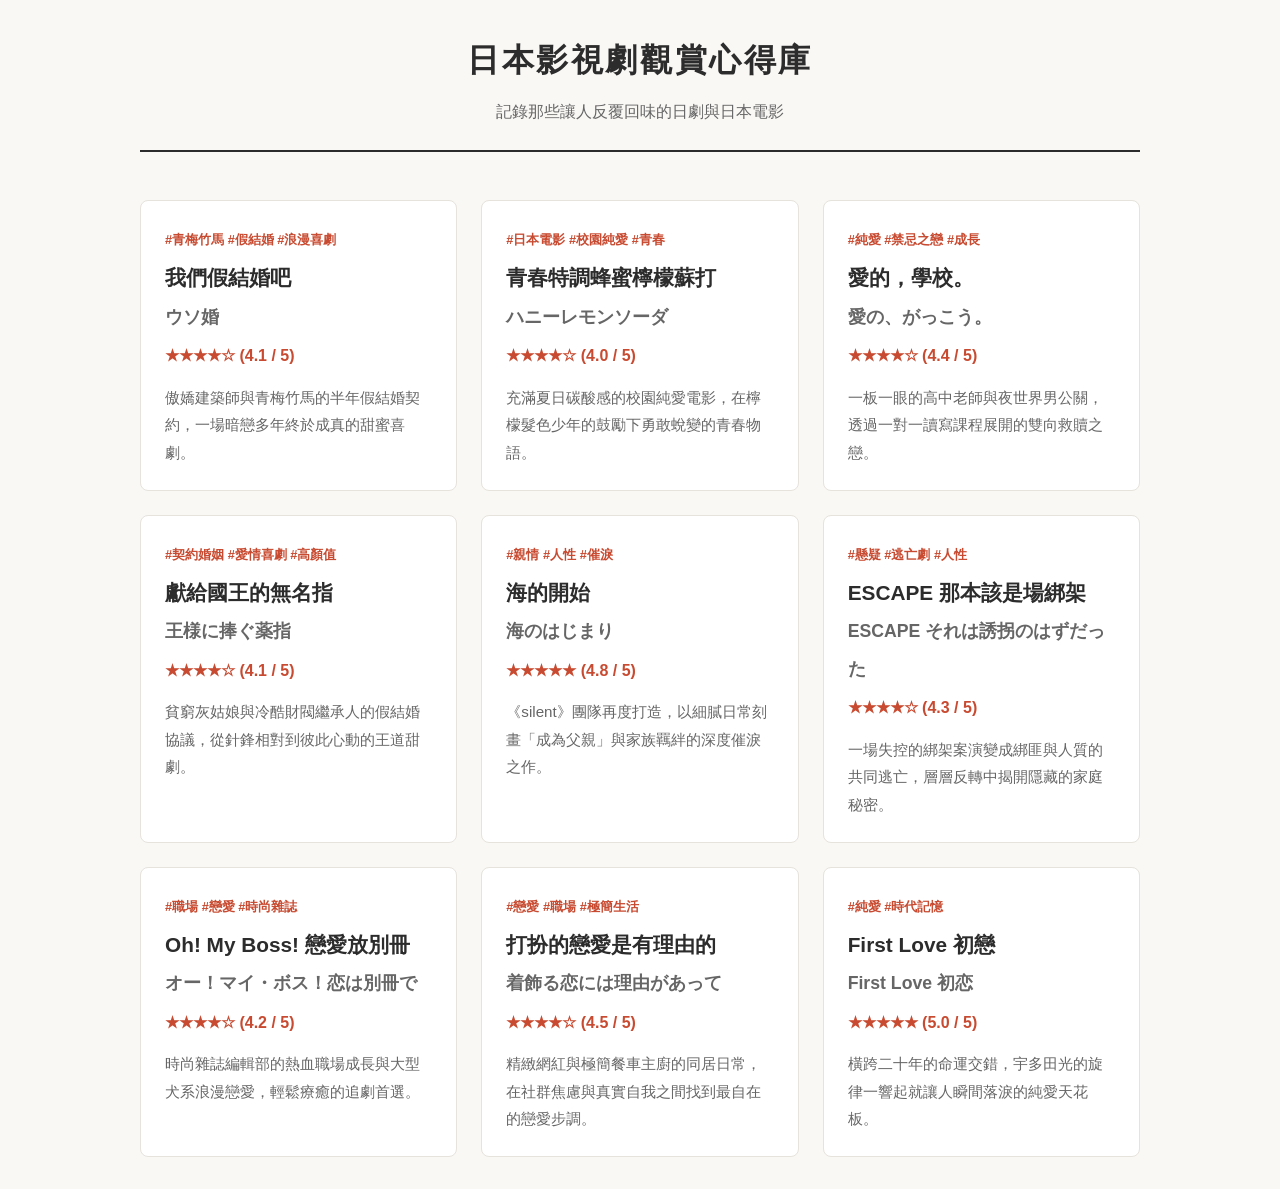
<file: index.html>
<!DOCTYPE html>
<html lang="zh-Hant">
<head>
  <meta charset="UTF-8">
  <meta name="viewport" content="width=device-width, initial-scale=1.0">
  <title>日本影視劇觀賞心得庫</title>
  <link rel="stylesheet" href="style.css">
</head>
<body>
  <header>
    <h1>日本影視劇觀賞心得庫</h1>
    <p>記錄那些讓人反覆回味的日劇與日本電影</p>
  </header>

  <main class="review-grid">
    <!-- 新增作品卡片請插入在這裡 -->
    <a href="reviews/2023-usokon.html" class="card">
      <div>
        <span class="tag">#青梅竹馬 #假結婚 #浪漫喜劇</span>
        <h2>我們假結婚吧<br><small style="font-size: 0.85em; color: #666;">ウソ婚</small></h2>
        <div class="rating">★★★★☆ (4.1 / 5)</div>
        <p class="summary">傲嬌建築師與青梅竹馬的半年假結婚契約，一場暗戀多年終於成真的甜蜜喜劇。</p>
      </div>
    </a>

    <a href="reviews/2021-honey-lemon-soda.html" class="card">
      <div>
        <span class="tag">#日本電影 #校園純愛 #青春</span>
        <h2>青春特調蜂蜜檸檬蘇打<br><small style="font-size: 0.85em; color: #666;">ハニーレモンソーダ</small></h2>
        <div class="rating">★★★★☆ (4.0 / 5)</div>
        <p class="summary">充滿夏日碳酸感的校園純愛電影，在檸檬髮色少年的鼓勵下勇敢蛻變的青春物語。</p>
      </div>
    </a>

    <a href="reviews/2025-ai-no-gakkou.html" class="card">
      <div>
        <span class="tag">#純愛 #禁忌之戀 #成長</span>
        <h2>愛的，學校。<br><small style="font-size: 0.85em; color: #666;">愛の、がっこう。</small></h2>
        <div class="rating">★★★★☆ (4.4 / 5)</div>
        <p class="summary">一板一眼的高中老師與夜世界男公關，透過一對一讀寫課程展開的雙向救贖之戀。</p>
      </div>
    </a>

    <a href="reviews/2023-ousama-ni-sasagu-kusuriyubi.html" class="card">
      <div>
        <span class="tag">#契約婚姻 #愛情喜劇 #高顏值</span>
        <h2>獻給國王的無名指<br><small style="font-size: 0.85em; color: #666;">王様に捧ぐ薬指</small></h2>
        <div class="rating">★★★★☆ (4.1 / 5)</div>
        <p class="summary">貧窮灰姑娘與冷酷財閥繼承人的假結婚協議，從針鋒相對到彼此心動的王道甜劇。</p>
      </div>
    </a>

    <a href="reviews/2024-umi-no-hajimari.html" class="card">
      <div>
        <span class="tag">#親情 #人性 #催淚</span>
        <h2>海的開始<br><small style="font-size: 0.85em; color: #666;">海のはじまり</small></h2>
        <div class="rating">★★★★★ (4.8 / 5)</div>
        <p class="summary">《silent》團隊再度打造，以細膩日常刻畫「成為父親」與家族羈絆的深度催淚之作。</p>
      </div>
    </a>

    <a href="reviews/2025-escape.html" class="card">
      <div>
        <span class="tag">#懸疑 #逃亡劇 #人性</span>
        <h2>ESCAPE 那本該是場綁架<br><small style="font-size: 0.85em; color: #666;">ESCAPE それは誘拐のはずだった</small></h2>
        <div class="rating">★★★★☆ (4.3 / 5)</div>
        <p class="summary">一場失控的綁架案演變成綁匪與人質的共同逃亡，層層反轉中揭開隱藏的家庭秘密。</p>
      </div>
    </a>

    <a href="reviews/2021-oh-my-boss.html" class="card">
      <div>
        <span class="tag">#職場 #戀愛 #時尚雜誌</span>
        <h2>Oh! My Boss! 戀愛放別冊<br><small style="font-size: 0.85em; color: #666;">オー！マイ・ボス！恋は別冊で</small></h2>
        <div class="rating">★★★★☆ (4.2 / 5)</div>
        <p class="summary">時尚雜誌編輯部的熱血職場成長與大型犬系浪漫戀愛，輕鬆療癒的追劇首選。</p>
      </div>
    </a>

    <a href="reviews/2021-kikazaru-koi.html" class="card">
      <div>
        <span class="tag">#戀愛 #職場 #極簡生活</span>
        <h2>打扮的戀愛是有理由的<br><small style="font-size: 0.85em; color: #666;">着飾る恋には理由があって</small></h2>
        <div class="rating">★★★★☆ (4.5 / 5)</div>
        <p class="summary">精緻網紅與極簡餐車主廚的同居日常，在社群焦慮與真實自我之間找到最自在的戀愛步調。</p>
      </div>
    </a>

    <a href="reviews/2022-first-love.html" class="card">
      <div>
        <span class="tag">#純愛 #時代記憶</span>
        <h2>First Love 初戀<br><small style="font-size: 0.85em; color: #666;">First Love 初恋</small></h2>
        <div class="rating">★★★★★ (5.0 / 5)</div>
        <p class="summary">橫跨二十年的命運交錯，宇多田光的旋律一響起就讓人瞬間落淚的純愛天花板。</p>
      </div>
    </a>
  </main>
</body>
</html>
</file>
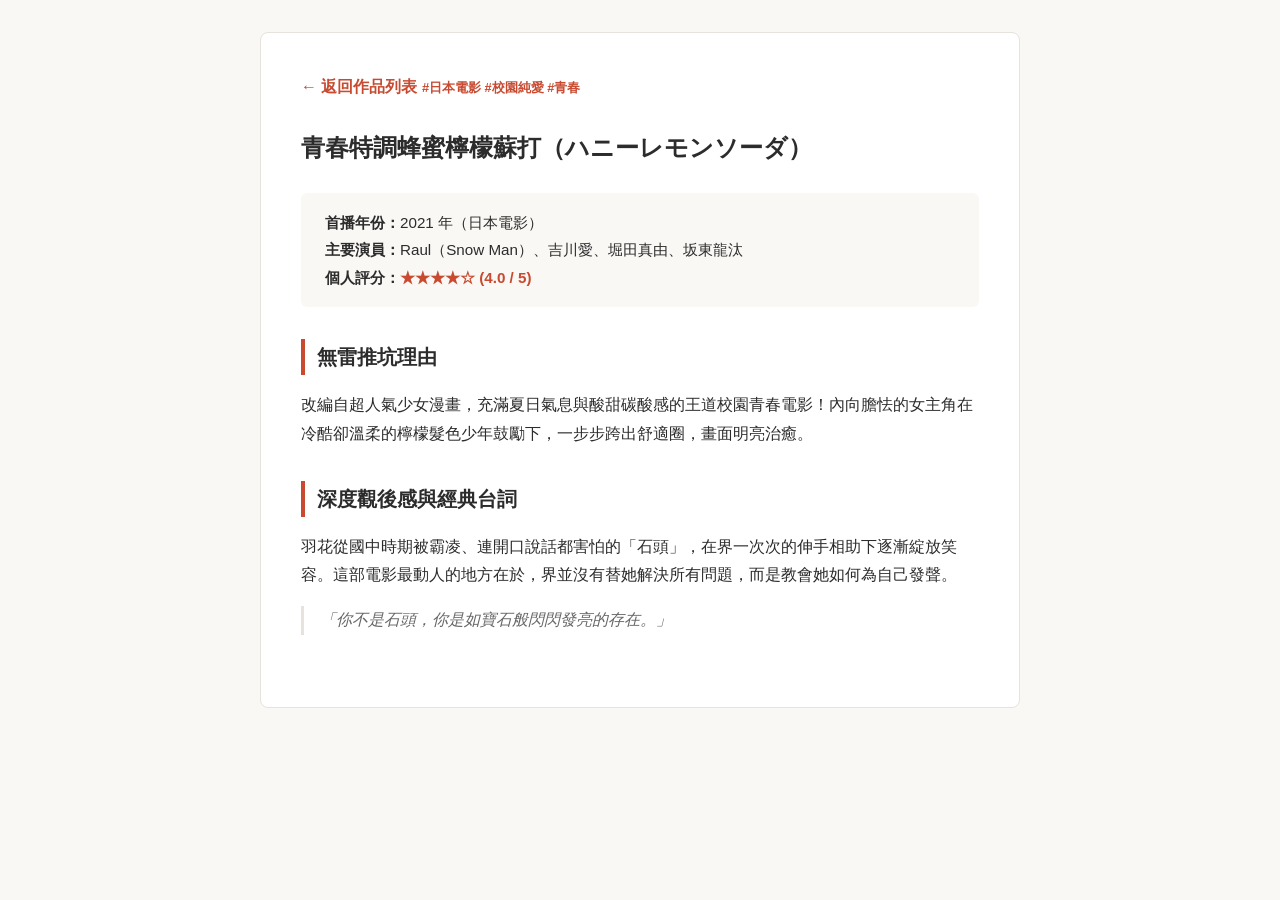
<file: reviews/2021-honey-lemon-soda.html>
<!DOCTYPE html>
<html lang="zh-Hant">
<head>
  <meta charset="UTF-8">
  <meta name="viewport" content="width=device-width, initial-scale=1.0">
  <title>青春特調蜂蜜檸檬蘇打（ハニーレモンソーダ） - 觀賞心得</title>
  <link rel="stylesheet" href="../style.css">
</head>
<body>
  <article class="article-container">
    <a href="../index.html" class="back-link">← 返回作品列表</a>
    
    <span class="tag">#日本電影 #校園純愛 #青春</span>
    <h1>青春特調蜂蜜檸檬蘇打（ハニーレモンソーダ）</h1>
    
    <div class="meta-box">
      <p><strong>首播年份：</strong>2021 年（日本電影）</p>
      <p><strong>主要演員：</strong>Raul（Snow Man）、吉川愛、堀田真由、坂東龍汰</p>
      <p><strong>個人評分：</strong><span class="rating">★★★★☆ (4.0 / 5)</span></p>
    </div>

    <section class="spoiler-free">
      <h2>無雷推坑理由</h2>
      <p>改編自超人氣少女漫畫，充滿夏日氣息與酸甜碳酸感的王道校園青春電影！內向膽怯的女主角在冷酷卻溫柔的檸檬髮色少年鼓勵下，一步步跨出舒適圈，畫面明亮治癒。</p>
    </section>

    <section class="spoiler-content">
      <h2>深度觀後感與經典台詞</h2>
      <p>羽花從國中時期被霸凌、連開口說話都害怕的「石頭」，在界一次次的伸手相助下逐漸綻放笑容。這部電影最動人的地方在於，界並沒有替她解決所有問題，而是教會她如何為自己發聲。</p>
      <blockquote>
        「你不是石頭，你是如寶石般閃閃發亮的存在。」
      </blockquote>
    </section>
  </article>
</body>
</html>
</file>
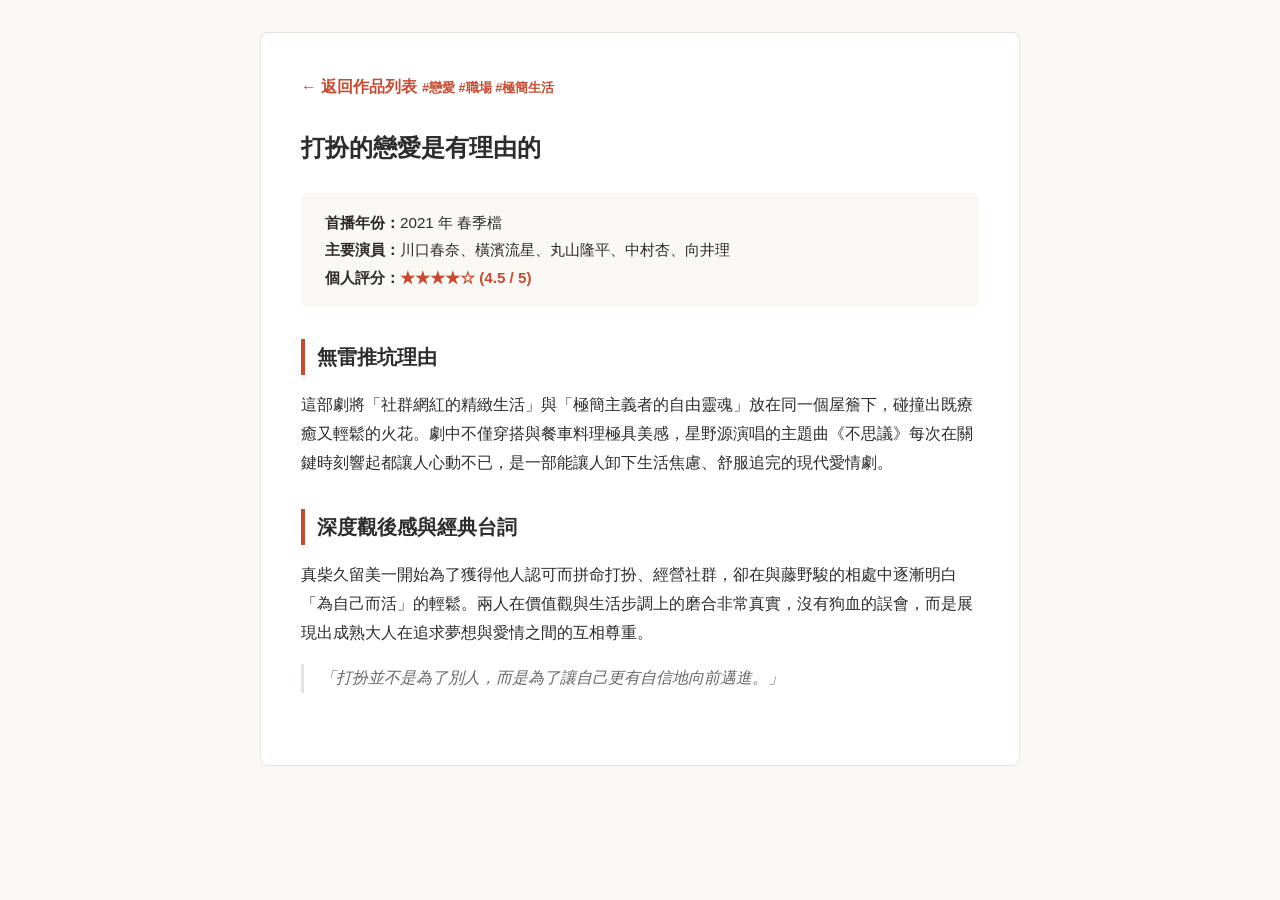
<file: reviews/2021-kikazaru-koi.html>
<!DOCTYPE html>
<html lang="zh-Hant">
<head>
  <meta charset="UTF-8">
  <meta name="viewport" content="width=device-width, initial-scale=1.0">
  <title>打扮的戀愛是有理由的 - 觀賞心得</title>
  <link rel="stylesheet" href="../style.css">
</head>
<body>
  <article class="article-container">
    <a href="../index.html" class="back-link">← 返回作品列表</a>
    
    <span class="tag">#戀愛 #職場 #極簡生活</span>
    <h1>打扮的戀愛是有理由的</h1>
    
    <div class="meta-box">
      <p><strong>首播年份：</strong>2021 年 春季檔</p>
      <p><strong>主要演員：</strong>川口春奈、橫濱流星、丸山隆平、中村杏、向井理</p>
      <p><strong>個人評分：</strong><span class="rating">★★★★☆ (4.5 / 5)</span></p>
    </div>

    <section class="spoiler-free">
      <h2>無雷推坑理由</h2>
      <p>這部劇將「社群網紅的精緻生活」與「極簡主義者的自由靈魂」放在同一個屋簷下，碰撞出既療癒又輕鬆的火花。劇中不僅穿搭與餐車料理極具美感，星野源演唱的主題曲《不思議》每次在關鍵時刻響起都讓人心動不已，是一部能讓人卸下生活焦慮、舒服追完的現代愛情劇。</p>
    </section>

    <section class="spoiler-content">
      <h2>深度觀後感與經典台詞</h2>
      <p>真柴久留美一開始為了獲得他人認可而拼命打扮、經營社群，卻在與藤野駿的相處中逐漸明白「為自己而活」的輕鬆。兩人在價值觀與生活步調上的磨合非常真實，沒有狗血的誤會，而是展現出成熟大人在追求夢想與愛情之間的互相尊重。</p>
      <blockquote>
        「打扮並不是為了別人，而是為了讓自己更有自信地向前邁進。」
      </blockquote>
    </section>
  </article>
</body>
</html>
</file>
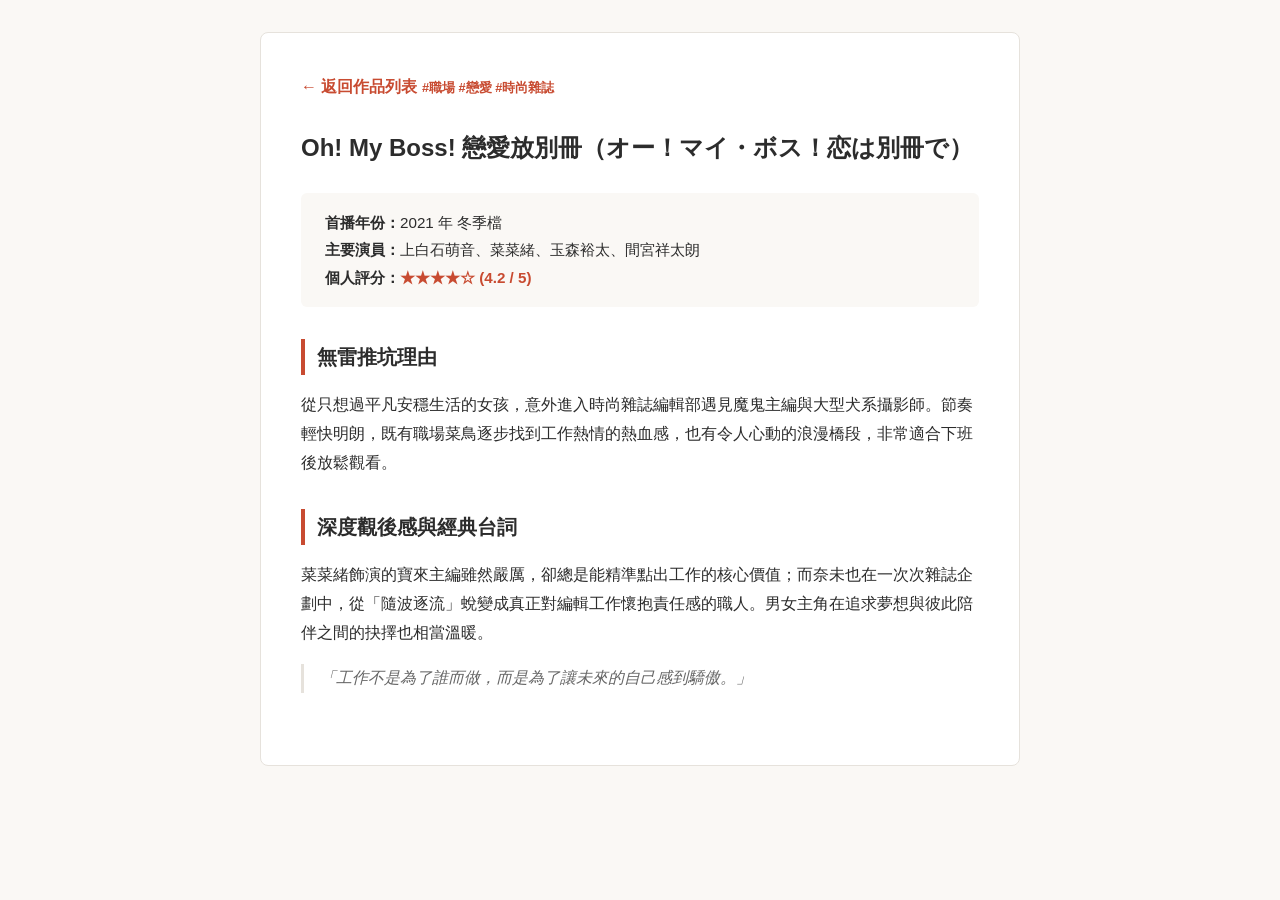
<file: reviews/2021-oh-my-boss.html>
<!DOCTYPE html>
<html lang="zh-Hant">
<head>
  <meta charset="UTF-8">
  <meta name="viewport" content="width=device-width, initial-scale=1.0">
  <title>Oh! My Boss! 戀愛放別冊（オー！マイ・ボス！恋は別冊で） - 觀賞心得</title>
  <link rel="stylesheet" href="../style.css">
</head>
<body>
  <article class="article-container">
    <a href="../index.html" class="back-link">← 返回作品列表</a>
    
    <span class="tag">#職場 #戀愛 #時尚雜誌</span>
    <h1>Oh! My Boss! 戀愛放別冊（オー！マイ・ボス！恋は別冊で）</h1>
    
    <div class="meta-box">
      <p><strong>首播年份：</strong>2021 年 冬季檔</p>
      <p><strong>主要演員：</strong>上白石萌音、菜菜緒、玉森裕太、間宮祥太朗</p>
      <p><strong>個人評分：</strong><span class="rating">★★★★☆ (4.2 / 5)</span></p>
    </div>

    <section class="spoiler-free">
      <h2>無雷推坑理由</h2>
      <p>從只想過平凡安穩生活的女孩，意外進入時尚雜誌編輯部遇見魔鬼主編與大型犬系攝影師。節奏輕快明朗，既有職場菜鳥逐步找到工作熱情的熱血感，也有令人心動的浪漫橋段，非常適合下班後放鬆觀看。</p>
    </section>

    <section class="spoiler-content">
      <h2>深度觀後感與經典台詞</h2>
      <p>菜菜緒飾演的寶來主編雖然嚴厲，卻總是能精準點出工作的核心價值；而奈未也在一次次雜誌企劃中，從「隨波逐流」蛻變成真正對編輯工作懷抱責任感的職人。男女主角在追求夢想與彼此陪伴之間的抉擇也相當溫暖。</p>
      <blockquote>
        「工作不是為了誰而做，而是為了讓未來的自己感到驕傲。」
      </blockquote>
    </section>
  </article>
</body>
</html>
</file>
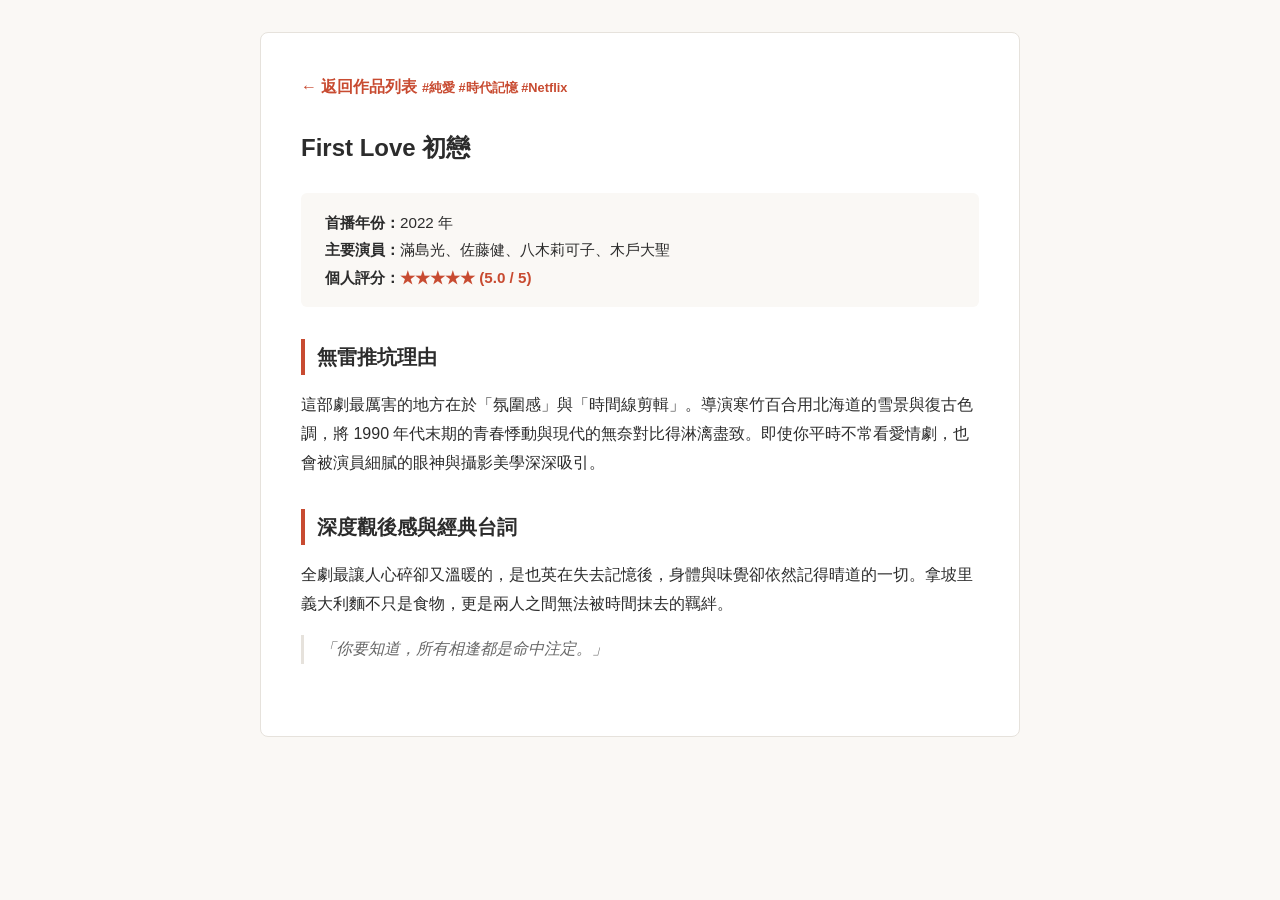
<file: reviews/2022-first-love.html>
<!DOCTYPE html>
<html lang="zh-Hant">
<head>
  <meta charset="UTF-8">
  <meta name="viewport" content="width=device-width, initial-scale=1.0">
  <title>First Love 初戀 - 觀賞心得</title>
  <link rel="stylesheet" href="../style.css">
</head>
<body>
  <article class="article-container">
    <a href="../index.html" class="back-link">← 返回作品列表</a>
    
    <span class="tag">#純愛 #時代記憶 #Netflix</span>
    <h1>First Love 初戀</h1>
    
    <div class="meta-box">
      <p><strong>首播年份：</strong>2022 年</p>
      <p><strong>主要演員：</strong>滿島光、佐藤健、八木莉可子、木戶大聖</p>
      <p><strong>個人評分：</strong><span class="rating">★★★★★ (5.0 / 5)</span></p>
    </div>

    <section class="spoiler-free">
      <h2>無雷推坑理由</h2>
      <p>這部劇最厲害的地方在於「氛圍感」與「時間線剪輯」。導演寒竹百合用北海道的雪景與復古色調，將 1990 年代末期的青春悸動與現代的無奈對比得淋漓盡致。即使你平時不常看愛情劇，也會被演員細膩的眼神與攝影美學深深吸引。</p>
    </section>

    <section class="spoiler-content">
      <h2>深度觀後感與經典台詞</h2>
      <p>全劇最讓人心碎卻又溫暖的，是也英在失去記憶後，身體與味覺卻依然記得晴道的一切。拿坡里義大利麵不只是食物，更是兩人之間無法被時間抹去的羈絆。</p>
      <blockquote>
        「你要知道，所有相逢都是命中注定。」
      </blockquote>
    </section>
  </article>
</body>
</html>
</file>
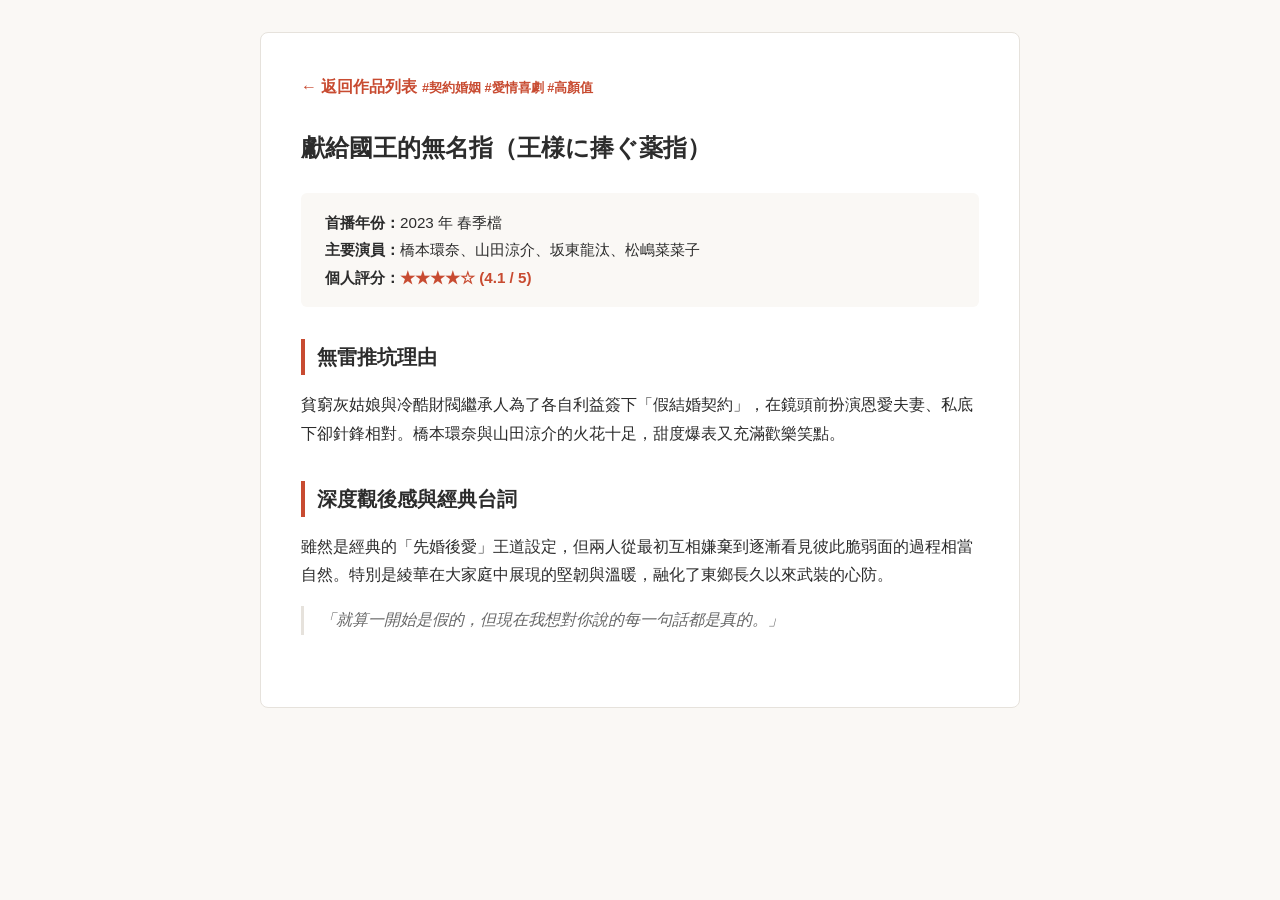
<file: reviews/2023-ousama-ni-sasagu-kusuriyubi.html>
<!DOCTYPE html>
<html lang="zh-Hant">
<head>
  <meta charset="UTF-8">
  <meta name="viewport" content="width=device-width, initial-scale=1.0">
  <title>獻給國王的無名指（王様に捧ぐ薬指） - 觀賞心得</title>
  <link rel="stylesheet" href="../style.css">
</head>
<body>
  <article class="article-container">
    <a href="../index.html" class="back-link">← 返回作品列表</a>
    
    <span class="tag">#契約婚姻 #愛情喜劇 #高顏值</span>
    <h1>獻給國王的無名指（王様に捧ぐ薬指）</h1>
    
    <div class="meta-box">
      <p><strong>首播年份：</strong>2023 年 春季檔</p>
      <p><strong>主要演員：</strong>橋本環奈、山田涼介、坂東龍汰、松嶋菜菜子</p>
      <p><strong>個人評分：</strong><span class="rating">★★★★☆ (4.1 / 5)</span></p>
    </div>

    <section class="spoiler-free">
      <h2>無雷推坑理由</h2>
      <p>貧窮灰姑娘與冷酷財閥繼承人為了各自利益簽下「假結婚契約」，在鏡頭前扮演恩愛夫妻、私底下卻針鋒相對。橋本環奈與山田涼介的火花十足，甜度爆表又充滿歡樂笑點。</p>
    </section>

    <section class="spoiler-content">
      <h2>深度觀後感與經典台詞</h2>
      <p>雖然是經典的「先婚後愛」王道設定，但兩人從最初互相嫌棄到逐漸看見彼此脆弱面的過程相當自然。特別是綾華在大家庭中展現的堅韌與溫暖，融化了東鄉長久以來武裝的心防。</p>
      <blockquote>
        「就算一開始是假的，但現在我想對你說的每一句話都是真的。」
      </blockquote>
    </section>
  </article>
</body>
</html>
</file>
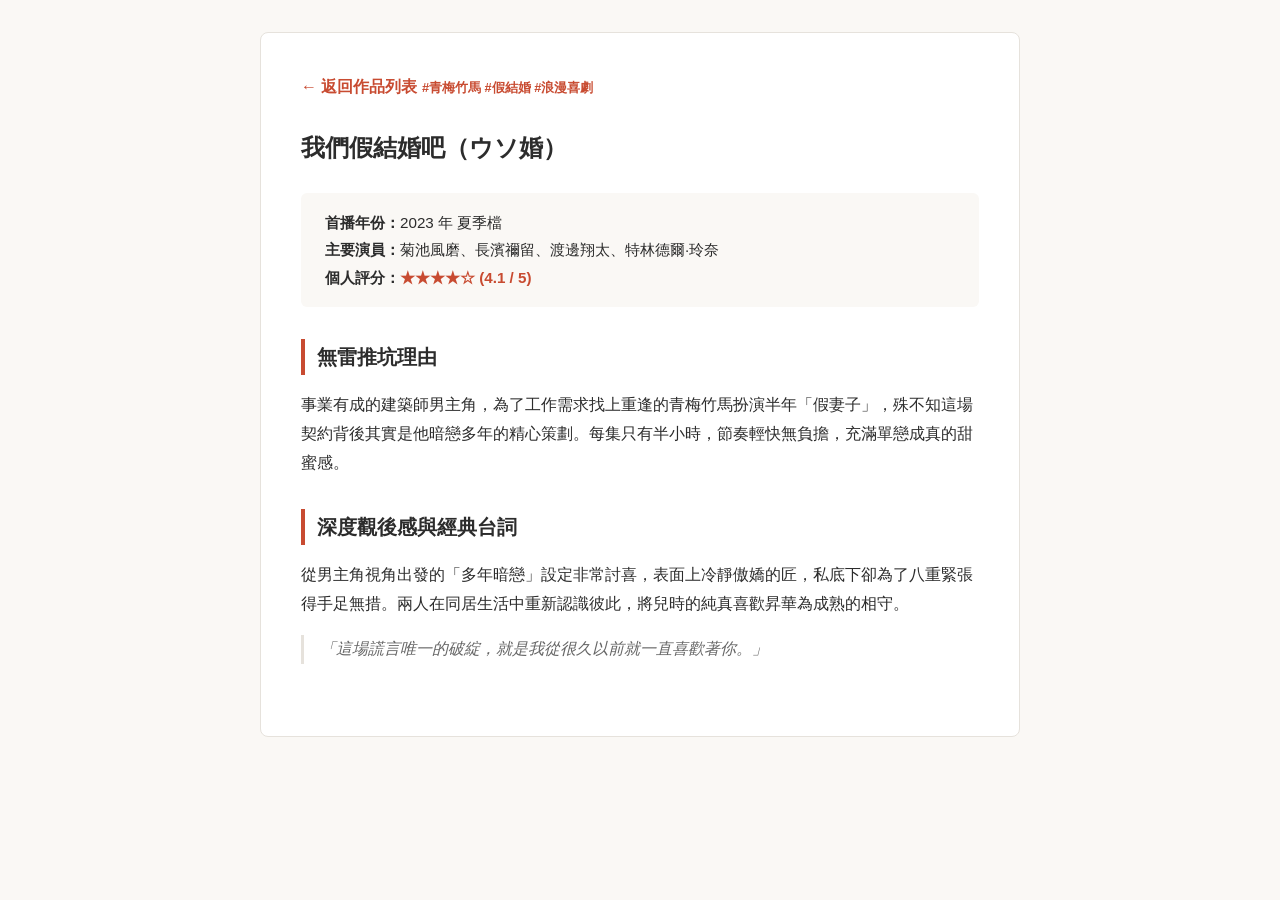
<file: reviews/2023-usokon.html>
<!DOCTYPE html>
<html lang="zh-Hant">
<head>
  <meta charset="UTF-8">
  <meta name="viewport" content="width=device-width, initial-scale=1.0">
  <title>我們假結婚吧（ウソ婚） - 觀賞心得</title>
  <link rel="stylesheet" href="../style.css">
</head>
<body>
  <article class="article-container">
    <a href="../index.html" class="back-link">← 返回作品列表</a>
    
    <span class="tag">#青梅竹馬 #假結婚 #浪漫喜劇</span>
    <h1>我們假結婚吧（ウソ婚）</h1>
    
    <div class="meta-box">
      <p><strong>首播年份：</strong>2023 年 夏季檔</p>
      <p><strong>主要演員：</strong>菊池風磨、長濱禰留、渡邊翔太、特林德爾·玲奈</p>
      <p><strong>個人評分：</strong><span class="rating">★★★★☆ (4.1 / 5)</span></p>
    </div>

    <section class="spoiler-free">
      <h2>無雷推坑理由</h2>
      <p>事業有成的建築師男主角，為了工作需求找上重逢的青梅竹馬扮演半年「假妻子」，殊不知這場契約背後其實是他暗戀多年的精心策劃。每集只有半小時，節奏輕快無負擔，充滿單戀成真的甜蜜感。</p>
    </section>

    <section class="spoiler-content">
      <h2>深度觀後感與經典台詞</h2>
      <p>從男主角視角出發的「多年暗戀」設定非常討喜，表面上冷靜傲嬌的匠，私底下卻為了八重緊張得手足無措。兩人在同居生活中重新認識彼此，將兒時的純真喜歡昇華為成熟的相守。</p>
      <blockquote>
        「這場謊言唯一的破綻，就是我從很久以前就一直喜歡著你。」
      </blockquote>
    </section>
  </article>
</body>
</html>
</file>
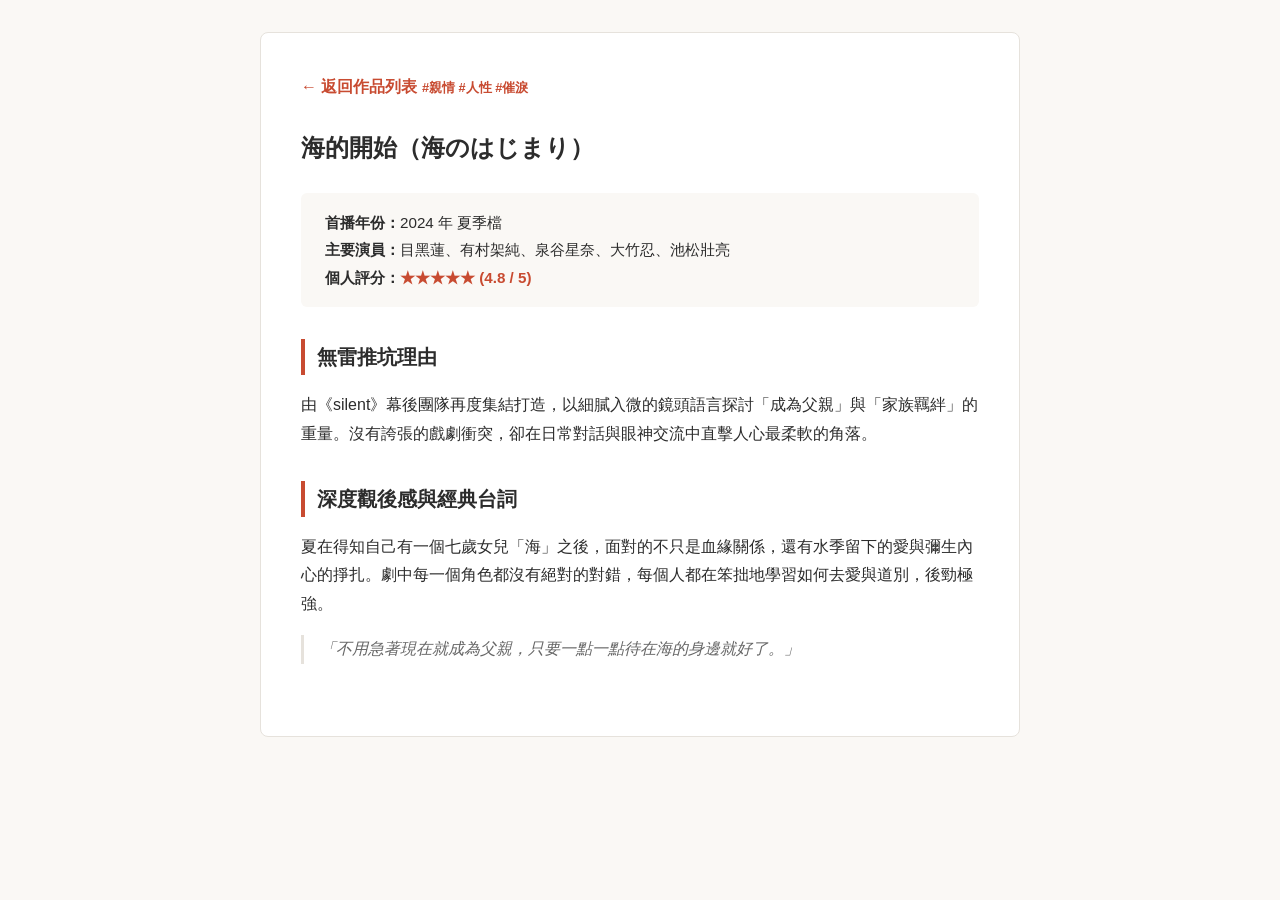
<file: reviews/2024-umi-no-hajimari.html>
<!DOCTYPE html>
<html lang="zh-Hant">
<head>
  <meta charset="UTF-8">
  <meta name="viewport" content="width=device-width, initial-scale=1.0">
  <title>海的開始（海のはじまり） - 觀賞心得</title>
  <link rel="stylesheet" href="../style.css">
</head>
<body>
  <article class="article-container">
    <a href="../index.html" class="back-link">← 返回作品列表</a>
    
    <span class="tag">#親情 #人性 #催淚</span>
    <h1>海的開始（海のはじまり）</h1>
    
    <div class="meta-box">
      <p><strong>首播年份：</strong>2024 年 夏季檔</p>
      <p><strong>主要演員：</strong>目黑蓮、有村架純、泉谷星奈、大竹忍、池松壯亮</p>
      <p><strong>個人評分：</strong><span class="rating">★★★★★ (4.8 / 5)</span></p>
    </div>

    <section class="spoiler-free">
      <h2>無雷推坑理由</h2>
      <p>由《silent》幕後團隊再度集結打造，以細膩入微的鏡頭語言探討「成為父親」與「家族羈絆」的重量。沒有誇張的戲劇衝突，卻在日常對話與眼神交流中直擊人心最柔軟的角落。</p>
    </section>

    <section class="spoiler-content">
      <h2>深度觀後感與經典台詞</h2>
      <p>夏在得知自己有一個七歲女兒「海」之後，面對的不只是血緣關係，還有水季留下的愛與彌生內心的掙扎。劇中每一個角色都沒有絕對的對錯，每個人都在笨拙地學習如何去愛與道別，後勁極強。</p>
      <blockquote>
        「不用急著現在就成為父親，只要一點一點待在海的身邊就好了。」
      </blockquote>
    </section>
  </article>
</body>
</html>
</file>
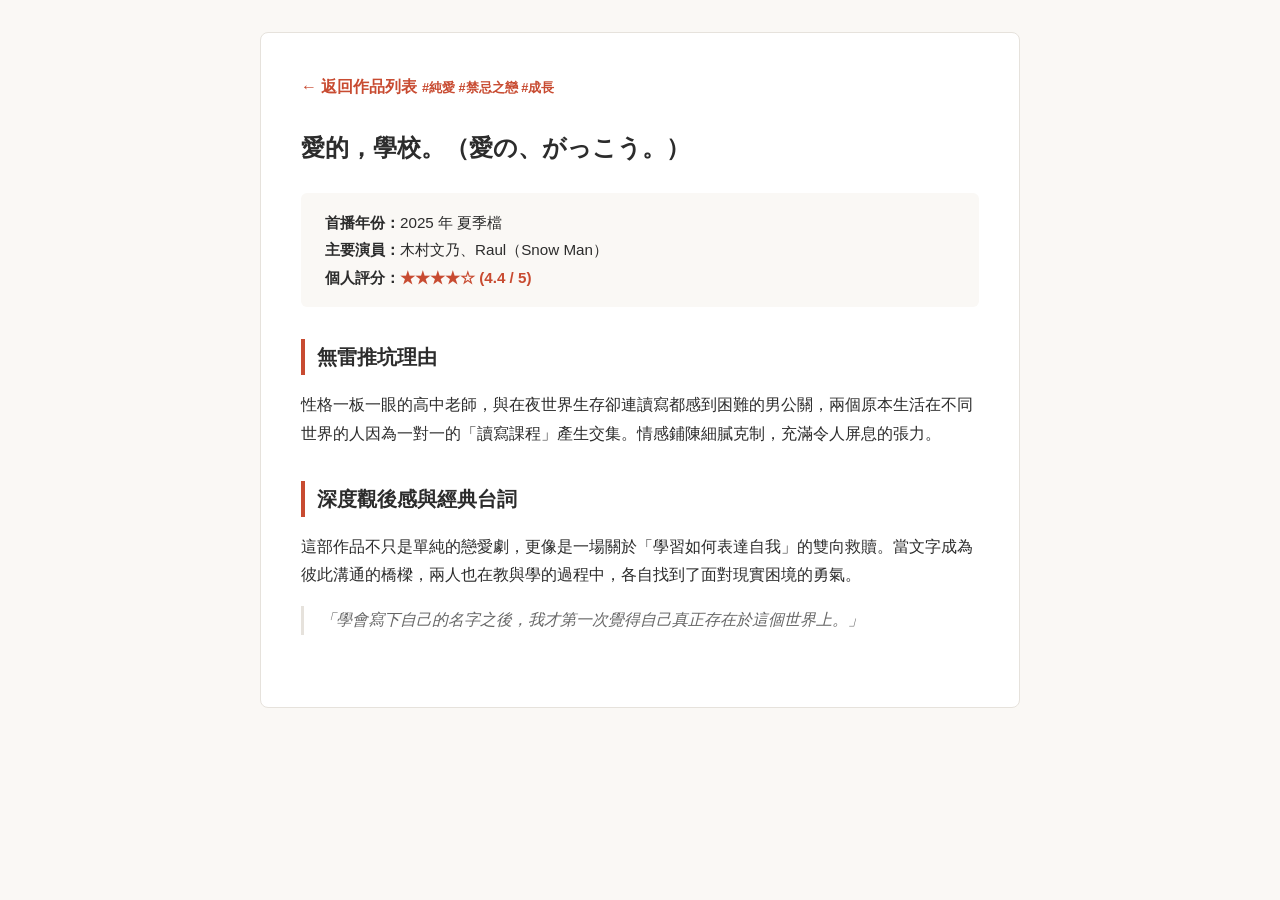
<file: reviews/2025-ai-no-gakkou.html>
<!DOCTYPE html>
<html lang="zh-Hant">
<head>
  <meta charset="UTF-8">
  <meta name="viewport" content="width=device-width, initial-scale=1.0">
  <title>愛的，學校。（愛の、がっこう。） - 觀賞心得</title>
  <link rel="stylesheet" href="../style.css">
</head>
<body>
  <article class="article-container">
    <a href="../index.html" class="back-link">← 返回作品列表</a>
    
    <span class="tag">#純愛 #禁忌之戀 #成長</span>
    <h1>愛的，學校。（愛の、がっこう。）</h1>
    
    <div class="meta-box">
      <p><strong>首播年份：</strong>2025 年 夏季檔</p>
      <p><strong>主要演員：</strong>木村文乃、Raul（Snow Man）</p>
      <p><strong>個人評分：</strong><span class="rating">★★★★☆ (4.4 / 5)</span></p>
    </div>

    <section class="spoiler-free">
      <h2>無雷推坑理由</h2>
      <p>性格一板一眼的高中老師，與在夜世界生存卻連讀寫都感到困難的男公關，兩個原本生活在不同世界的人因為一對一的「讀寫課程」產生交集。情感鋪陳細膩克制，充滿令人屏息的張力。</p>
    </section>

    <section class="spoiler-content">
      <h2>深度觀後感與經典台詞</h2>
      <p>這部作品不只是單純的戀愛劇，更像是一場關於「學習如何表達自我」的雙向救贖。當文字成為彼此溝通的橋樑，兩人也在教與學的過程中，各自找到了面對現實困境的勇氣。</p>
      <blockquote>
        「學會寫下自己的名字之後，我才第一次覺得自己真正存在於這個世界上。」
      </blockquote>
    </section>
  </article>
</body>
</html>
</file>
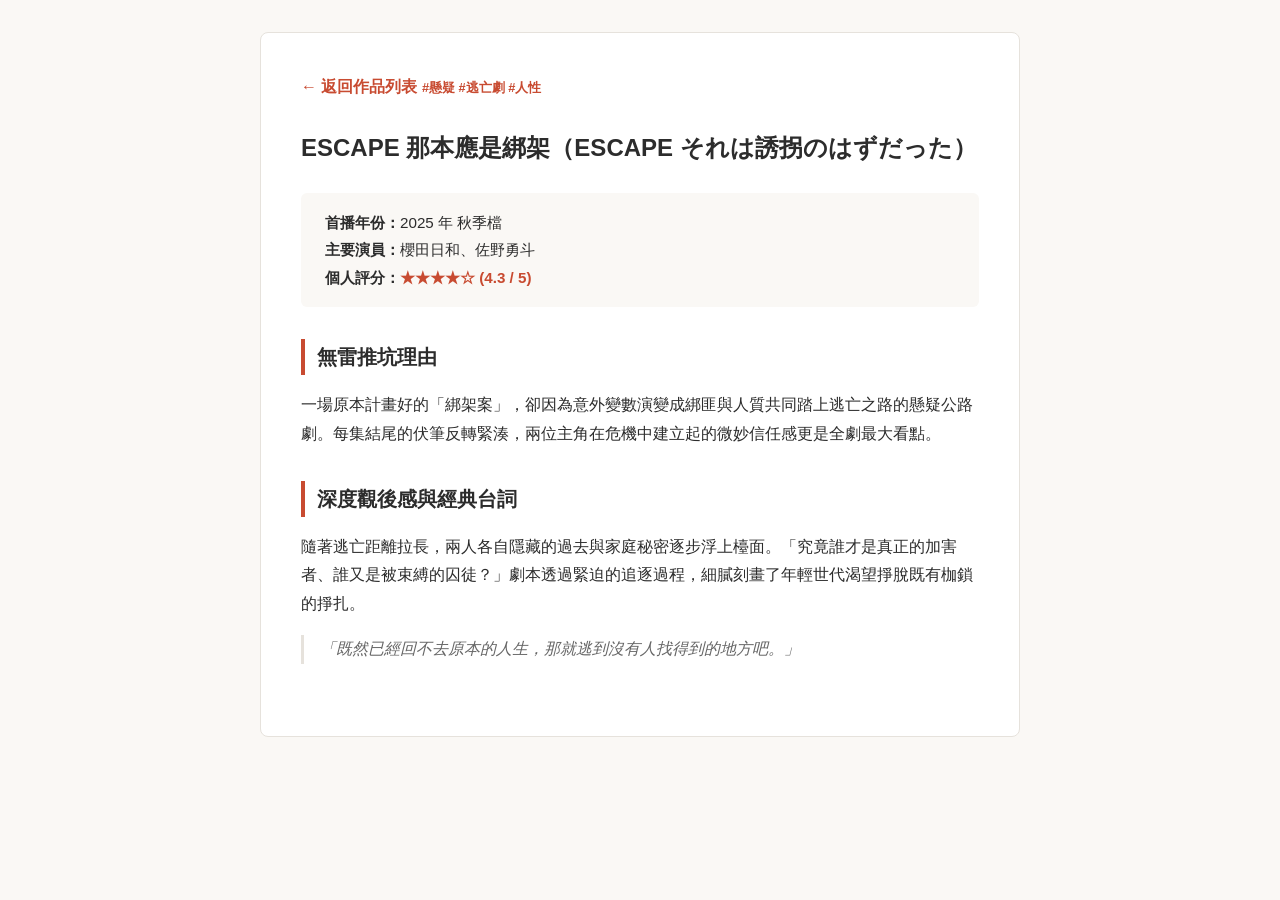
<file: reviews/2025-escape.html>
<!DOCTYPE html>
<html lang="zh-Hant">
<head>
  <meta charset="UTF-8">
  <meta name="viewport" content="width=device-width, initial-scale=1.0">
  <title>ESCAPE 那本應是綁架（ESCAPE それは誘拐のはずだった） - 觀賞心得</title>
  <link rel="stylesheet" href="../style.css">
</head>
<body>
  <article class="article-container">
    <a href="../index.html" class="back-link">← 返回作品列表</a>
    
    <span class="tag">#懸疑 #逃亡劇 #人性</span>
    <h1>ESCAPE 那本應是綁架（ESCAPE それは誘拐のはずだった）</h1>
    
    <div class="meta-box">
      <p><strong>首播年份：</strong>2025 年 秋季檔</p>
      <p><strong>主要演員：</strong>櫻田日和、佐野勇斗</p>
      <p><strong>個人評分：</strong><span class="rating">★★★★☆ (4.3 / 5)</span></p>
    </div>

    <section class="spoiler-free">
      <h2>無雷推坑理由</h2>
      <p>一場原本計畫好的「綁架案」，卻因為意外變數演變成綁匪與人質共同踏上逃亡之路的懸疑公路劇。每集結尾的伏筆反轉緊湊，兩位主角在危機中建立起的微妙信任感更是全劇最大看點。</p>
    </section>

    <section class="spoiler-content">
      <h2>深度觀後感與經典台詞</h2>
      <p>隨著逃亡距離拉長，兩人各自隱藏的過去與家庭秘密逐步浮上檯面。「究竟誰才是真正的加害者、誰又是被束縛的囚徒？」劇本透過緊迫的追逐過程，細膩刻畫了年輕世代渴望掙脫既有枷鎖的掙扎。</p>
      <blockquote>
        「既然已經回不去原本的人生，那就逃到沒有人找得到的地方吧。」
      </blockquote>
    </section>
  </article>
</body>
</html>
</file>
<file: style.css>
:root {
  --bg-color: #FAF8F5;
  --card-bg: #FFFFFF;
  --text-main: #2C2C2C;
  --text-muted: #666666;
  --accent: #C84B31;
  --border-color: #E6E2DC;
}

* { box-sizing: border-box; margin: 0; padding: 0; }

body {
  background-color: var(--bg-color);
  color: var(--text-main);
  font-family: 'Noto Sans TC', 'Hiragino Sans', sans-serif;
  line-height: 1.8;
  padding: 2rem 1rem;
}

header {
  text-align: center;
  max-width: 1000px;
  margin: 0 auto 3rem auto;
  border-bottom: 2px solid var(--text-main);
  padding-bottom: 1.5rem;
}

header h1 { font-size: 2rem; letter-spacing: 0.08em; }
header p { color: var(--text-muted); margin-top: 0.5rem; }

/* 首頁卡片網格 */
.review-grid {
  display: grid;
  grid-template-columns: repeat(auto-fill, minmax(300px, 1fr));
  gap: 1.5rem;
  max-width: 1000px;
  margin: 0 auto;
}

.card {
  background: var(--card-bg);
  border: 1px solid var(--border-color);
  border-radius: 8px;
  padding: 1.5rem;
  text-decoration: none;
  color: inherit;
  transition: transform 0.2s, box-shadow 0.2s;
  display: flex;
  flex-direction: column;
  justify-content: space-between;
}

.card:hover {
  transform: translateY(-4px);
  box-shadow: 0 8px 20px rgba(0,0,0,0.06);
}

.tag {
  display: inline-block;
  font-size: 0.8rem;
  color: var(--accent);
  font-weight: bold;
  margin-bottom: 0.5rem;
}

.card h2 { font-size: 1.3rem; margin-bottom: 0.5rem; }
.rating { color: var(--accent); font-weight: bold; margin-bottom: 0.8rem; }
.summary { color: var(--text-muted); font-size: 0.95rem; }

/* 內頁文章排版 */
.article-container {
  max-width: 760px;
  margin: 0 auto;
  background: var(--card-bg);
  padding: 2.5rem;
  border-radius: 8px;
  border: 1px solid var(--border-color);
}

.back-link {
  display: inline-block;
  color: var(--accent);
  text-decoration: none;
  font-weight: bold;
  margin-bottom: 1.5rem;
}

.meta-box {
  background: var(--bg-color);
  padding: 1rem 1.5rem;
  border-radius: 6px;
  margin: 1.5rem 0 2rem 0;
  font-size: 0.95rem;
}

section { margin-bottom: 2rem; }
section h2 {
  font-size: 1.25rem;
  border-left: 4px solid var(--accent);
  padding-left: 0.75rem;
  margin-bottom: 1rem;
}

blockquote {
  border-left: 3px solid var(--border-color);
  padding-left: 1rem;
  color: var(--text-muted);
  font-style: italic;
  margin: 1rem 0;
}
</file>
